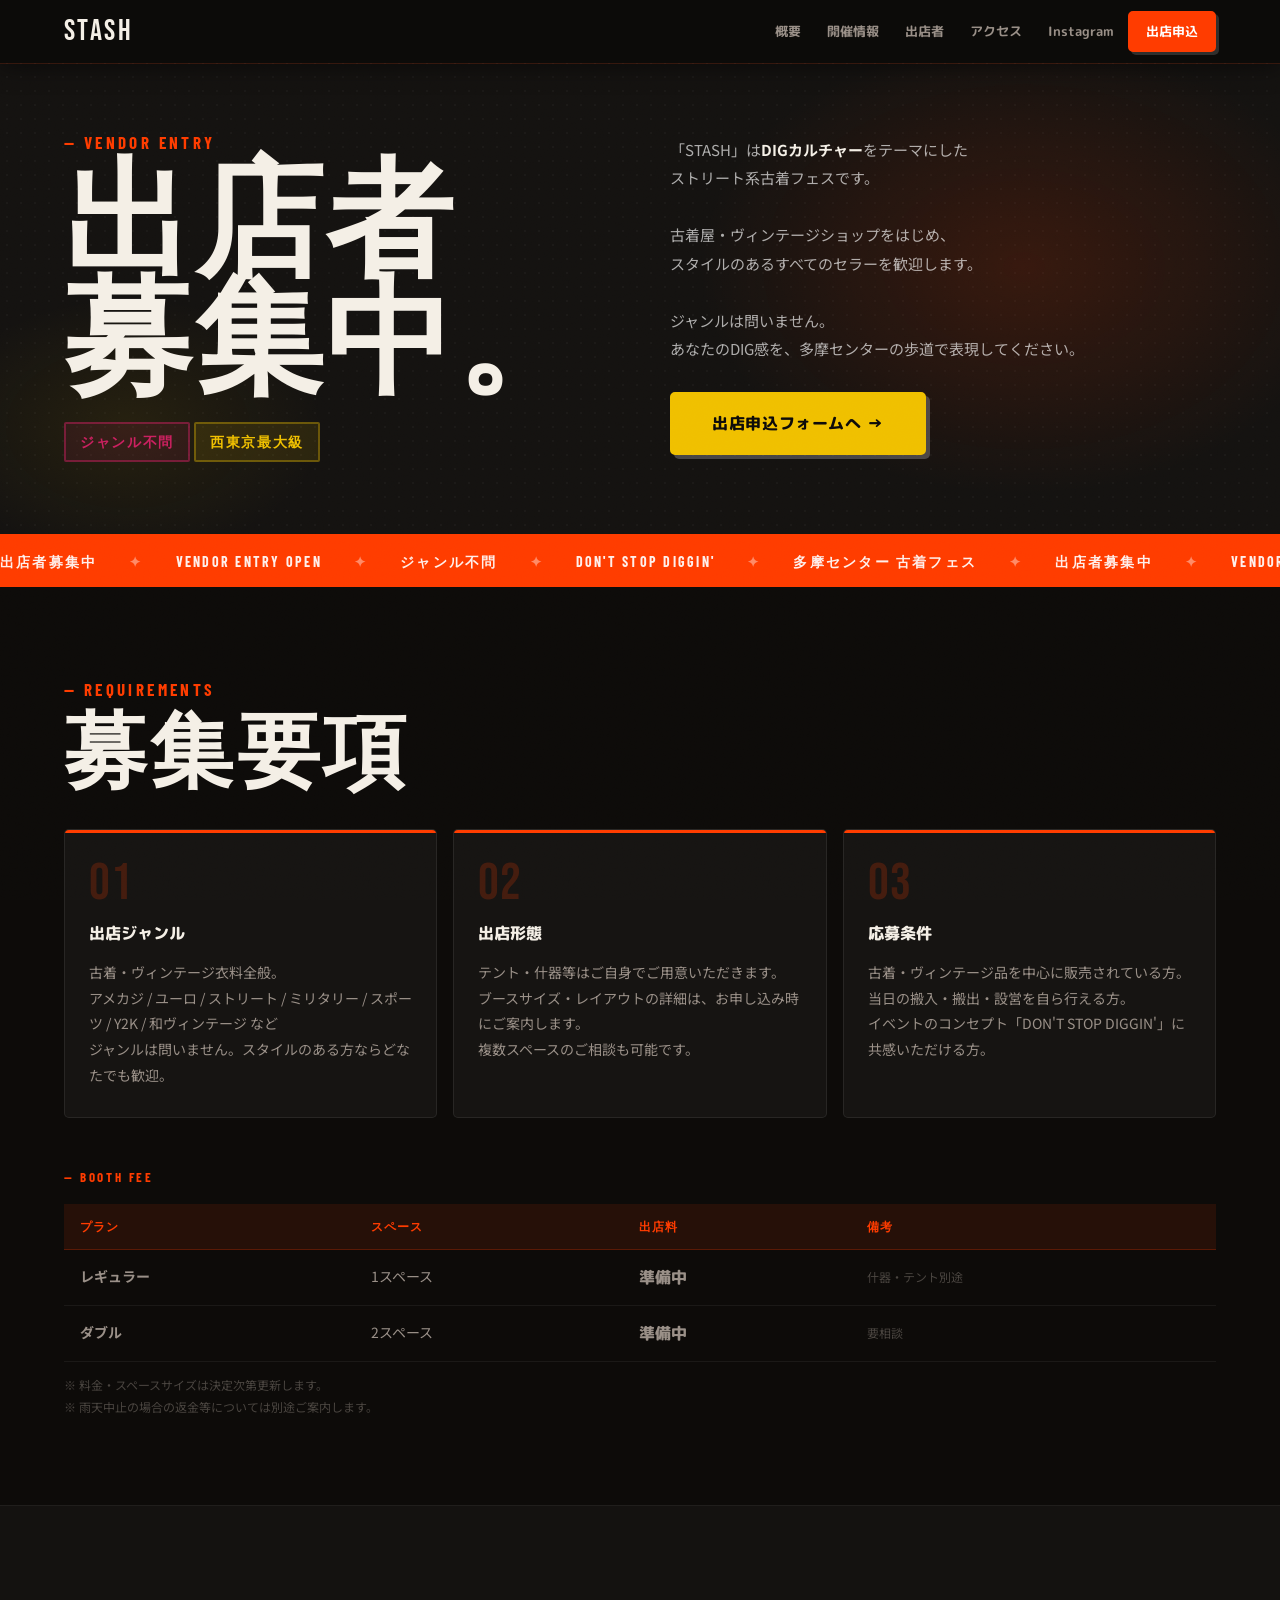
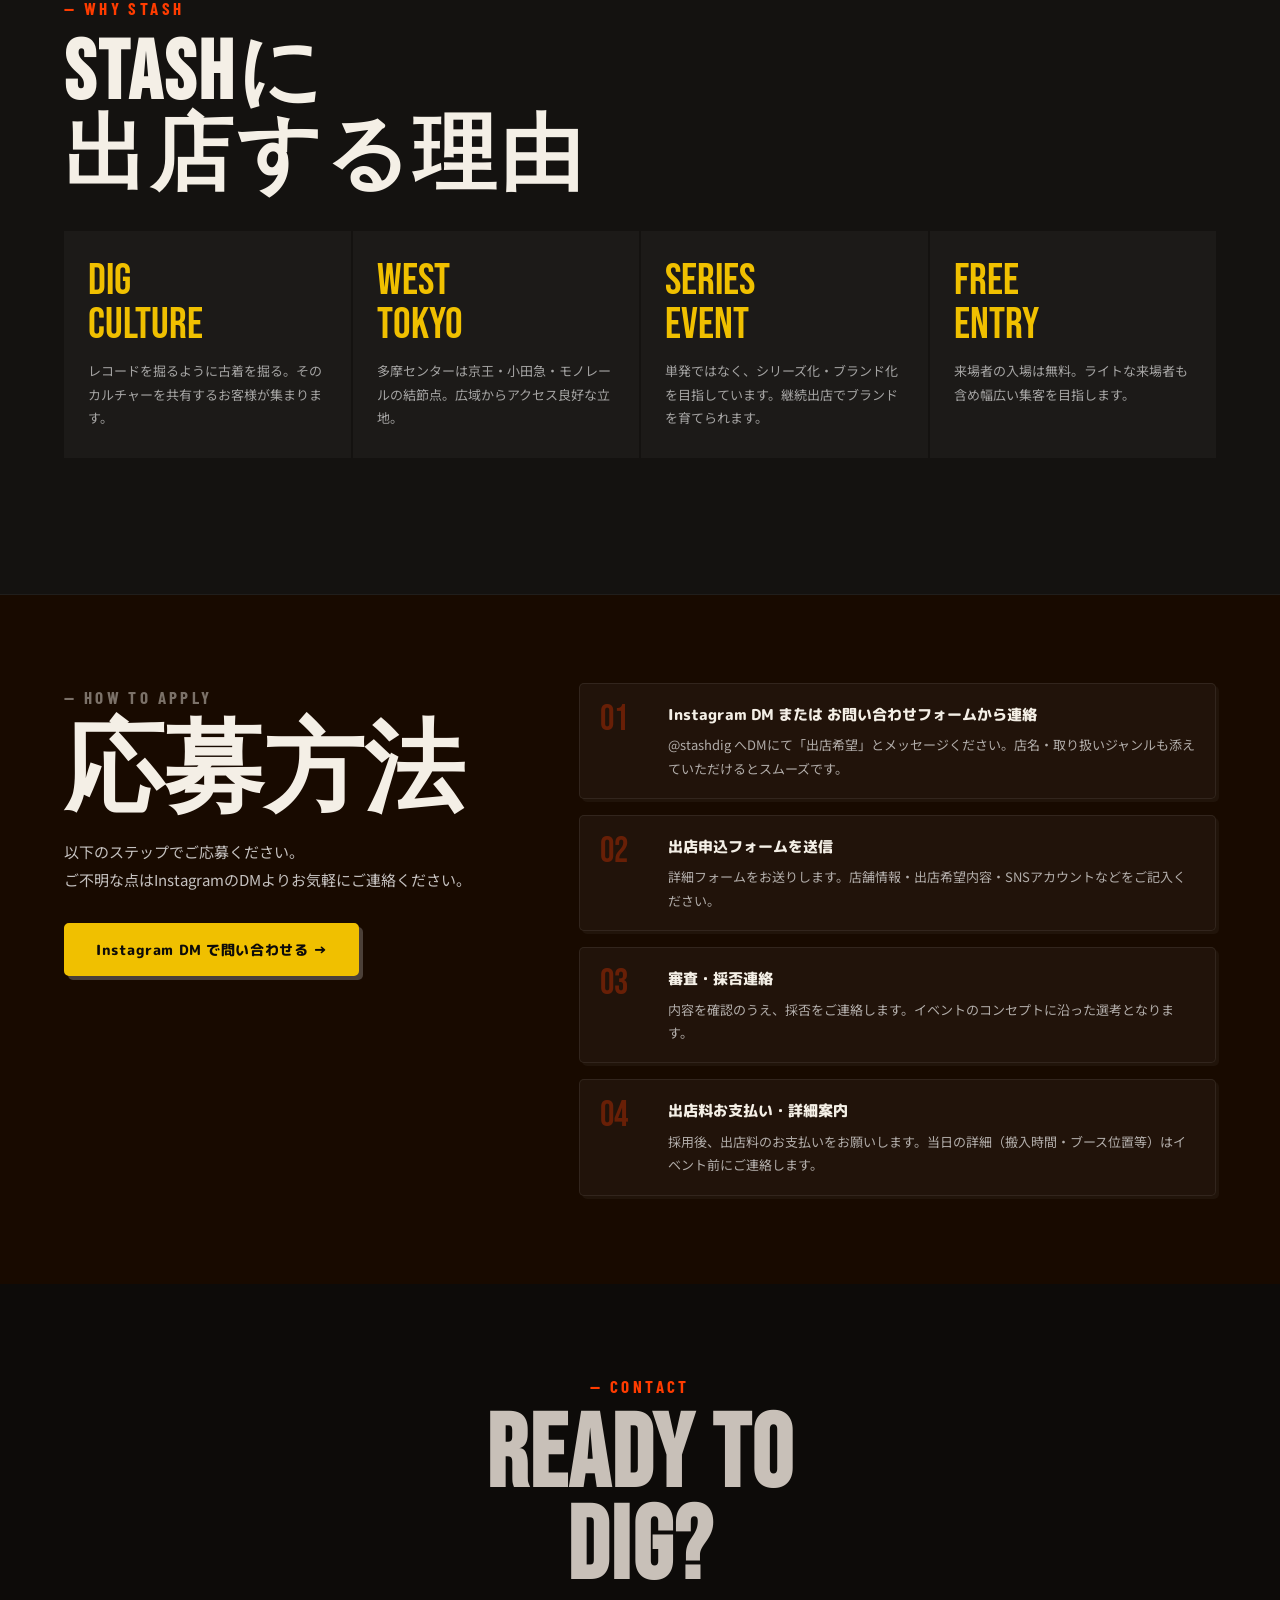
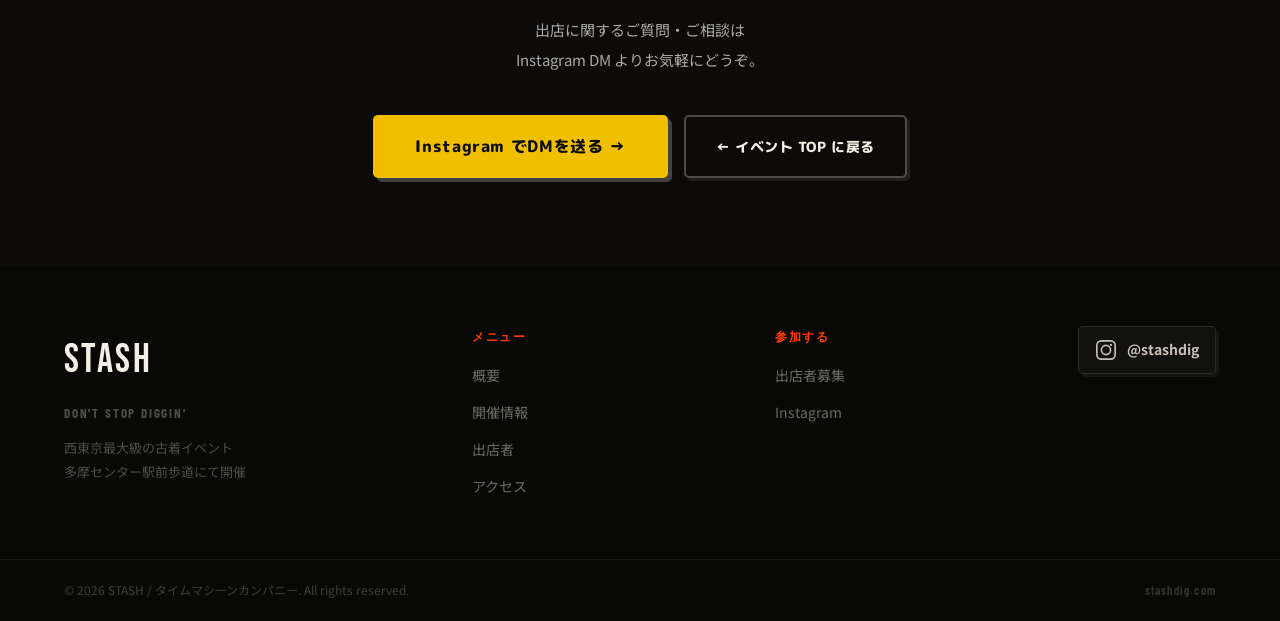
<file: vendors.html>
<!DOCTYPE html>
<html lang="ja">
<head>
  <meta charset="UTF-8">
  <meta name="viewport" content="width=device-width, initial-scale=1.0">
  <title>出店者募集 | STASH DON'T STOP DIGGIN'</title>
  <meta name="description" content="古着フェス「STASH」出店者募集。多摩センター駅前歩道。ジャンル不問。あなたのDIG感を表現してください。">
  <link rel="icon" type="image/png" href="images/stickers/have-a-good-dig.png">
  <link rel="apple-touch-icon" href="images/stickers/have-a-good-dig.png">
  <link rel="preconnect" href="https://fonts.googleapis.com">
  <link rel="preconnect" href="https://fonts.gstatic.com" crossorigin>
  <link href="https://fonts.googleapis.com/css2?family=Bebas+Neue&family=Barlow+Condensed:ital,wght@0,400;0,600;0,700;0,900;1,700&family=M+PLUS+Rounded+1c:wght@400;700;800;900&family=Noto+Sans+JP:wght@400;700;900&display=swap" rel="stylesheet">
  <link rel="stylesheet" href="style.css">
</head>
<body>

  <!-- =====================================================
       NAV
  ===================================================== -->
  <nav class="nav" id="nav">
    <div class="wrap nav__inner">
      <a href="index.html" class="nav__logo">STASH</a>

      <button class="nav__burger" id="burger" aria-label="メニューを開く" aria-expanded="false">
        <span></span><span></span><span></span>
      </button>

      <ul class="nav__menu" id="nav-menu">
        <li class="nav__close-li">
          <button class="nav__close" id="nav-close" aria-label="メニューを閉じる">✕</button>
        </li>
        <li><a href="index.html#about">概要</a></li>
        <li><a href="index.html#info">開催情報</a></li>
        <li><a href="index.html#vendors">出店者</a></li>
        <li><a href="index.html#access">アクセス</a></li>
        <li><a href="index.html#instagram">Instagram</a></li>
        <li>
          <a href="#apply" class="nav__entry">出店申込</a>
        </li>
      </ul>
    </div>
  </nav>


  <!-- =====================================================
       PAGE HERO
  ===================================================== -->
  <section class="page-hero" aria-label="出店者募集">
    <div class="wrap">
      <div class="page-hero__inner">
        <div>
          <p class="sec-label reveal">— VENDOR ENTRY</p>
          <h1 class="page-hero__title reveal">
            出店者<br>
            募集中。
          </h1>
          <div style="margin-top:20px;" class="reveal">
            <span class="tag tag--red">ジャンル不問</span>
            <span class="tag tag--yellow">西東京最大級</span>
          </div>
        </div>
        <div class="reveal">
          <p class="page-hero__body">
            「STASH」は<strong style="color:var(--white);">DIGカルチャー</strong>をテーマにした<br>
            ストリート系古着フェスです。<br><br>
            古着屋・ヴィンテージショップをはじめ、<br>
            スタイルのあるすべてのセラーを歓迎します。<br><br>
            ジャンルは問いません。<br>
            あなたのDIG感を、多摩センターの歩道で表現してください。
          </p>
          <div style="margin-top:28px;">
            <a href="#apply" class="btn btn--yellow btn--lg">出店申込フォームへ →</a>
          </div>
        </div>
      </div>
    </div>
  </section>


  <!-- =====================================================
       TICKER
  ===================================================== -->
  <div class="ticker" aria-hidden="true">
    <div class="ticker__rail">
      <span>出店者募集中</span>
      <span class="ticker__dot">✦</span>
      <span>VENDOR ENTRY OPEN</span>
      <span class="ticker__dot">✦</span>
      <span>ジャンル不問</span>
      <span class="ticker__dot">✦</span>
      <span>DON'T STOP DIGGIN'</span>
      <span class="ticker__dot">✦</span>
      <span>多摩センター 古着フェス</span>
      <span class="ticker__dot">✦</span>
      <span>出店者募集中</span>
      <span class="ticker__dot">✦</span>
      <span>VENDOR ENTRY OPEN</span>
      <span class="ticker__dot">✦</span>
      <span>ジャンル不問</span>
      <span class="ticker__dot">✦</span>
      <span>DON'T STOP DIGGIN'</span>
      <span class="ticker__dot">✦</span>
      <span>多摩センター 古着フェス</span>
      <span class="ticker__dot">✦</span>
    </div>
  </div>


  <!-- =====================================================
       REQUIREMENTS
  ===================================================== -->
  <section class="section" aria-label="募集要項">
    <div class="wrap">
      <p class="sec-label reveal">— REQUIREMENTS</p>
      <h2 class="sec-title reveal">募集要項</h2>

      <div class="req-grid">
        <div class="req-card reveal">
          <div class="req-card__num">01</div>
          <h3 class="req-card__title">出店ジャンル</h3>
          <p class="req-card__body">
            古着・ヴィンテージ衣料全般。<br>
            アメカジ / ユーロ / ストリート / ミリタリー / スポーツ / Y2K / 和ヴィンテージ など<br>
            ジャンルは問いません。スタイルのある方ならどなたでも歓迎。
          </p>
        </div>
        <div class="req-card reveal reveal-delay-1">
          <div class="req-card__num">02</div>
          <h3 class="req-card__title">出店形態</h3>
          <p class="req-card__body">
            テント・什器等はご自身でご用意いただきます。<br>
            ブースサイズ・レイアウトの詳細は、お申し込み時にご案内します。<br>
            複数スペースのご相談も可能です。
          </p>
        </div>
        <div class="req-card reveal reveal-delay-2">
          <div class="req-card__num">03</div>
          <h3 class="req-card__title">応募条件</h3>
          <p class="req-card__body">
            古着・ヴィンテージ品を中心に販売されている方。<br>
            当日の搬入・搬出・設営を自ら行える方。<br>
            イベントのコンセプト「DON'T STOP DIGGIN'」に共感いただける方。
          </p>
        </div>
      </div>

      <!-- Fee table -->
      <div class="reveal" style="margin-top: var(--gap);">
        <h3 style="font-family:var(--ff-sub);font-size:13px;letter-spacing:.2em;text-transform:uppercase;color:var(--orange);margin-bottom:16px;">— BOOTH FEE</h3>
        <div style="overflow-x:auto;">
          <table class="fee-table">
            <thead>
              <tr>
                <th>プラン</th>
                <th>スペース</th>
                <th>出店料</th>
                <th>備考</th>
              </tr>
            </thead>
            <tbody>
              <tr>
                <td><strong>レギュラー</strong></td>
                <td>1スペース</td>
                <td class="fee-price">準備中</td>
                <td style="font-size:12px;color:var(--gray-lt);">什器・テント別途</td>
              </tr>
              <tr>
                <td><strong>ダブル</strong></td>
                <td>2スペース</td>
                <td class="fee-price">準備中</td>
                <td style="font-size:12px;color:var(--gray-lt);">要相談</td>
              </tr>
            </tbody>
          </table>
        </div>
        <p style="font-size:12px;color:var(--gray-lt);margin-top:12px;line-height:1.8;">
          ※ 料金・スペースサイズは決定次第更新します。<br>
          ※ 雨天中止の場合の返金等については別途ご案内します。
        </p>
      </div>
    </div>
  </section>


  <!-- =====================================================
       WHY STASH — 出店するメリット
  ===================================================== -->
  <section class="section" style="background:var(--bg-2);border-top:1px solid rgba(255,255,255,.05);border-bottom:1px solid rgba(255,255,255,.05);" aria-label="STASHの魅力">
    <div class="wrap">
      <p class="sec-label reveal">— WHY STASH</p>
      <h2 class="sec-title reveal">STASHに<br>出店する理由</h2>

      <div style="display:grid;grid-template-columns:repeat(auto-fit,minmax(220px,1fr));gap:2px;margin-bottom:var(--gap);">

        <div style="background:var(--bg-3);padding:28px 24px;" class="reveal">
          <div style="font-family:var(--ff-display);font-size:44px;color:var(--yellow);margin-bottom:12px;line-height:1;">DIG<br>CULTURE</div>
          <p style="font-size:13px;color:rgba(255,255,255,.6);line-height:1.8;">レコードを掘るように古着を掘る。そのカルチャーを共有するお客様が集まります。</p>
        </div>

        <div style="background:var(--bg-3);padding:28px 24px;" class="reveal reveal-delay-1">
          <div style="font-family:var(--ff-display);font-size:44px;color:var(--yellow);margin-bottom:12px;line-height:1;">WEST<br>TOKYO</div>
          <p style="font-size:13px;color:rgba(255,255,255,.6);line-height:1.8;">多摩センターは京王・小田急・モノレールの結節点。広域からアクセス良好な立地。</p>
        </div>

        <div style="background:var(--bg-3);padding:28px 24px;" class="reveal reveal-delay-2">
          <div style="font-family:var(--ff-display);font-size:44px;color:var(--yellow);margin-bottom:12px;line-height:1;">SERIES<br>EVENT</div>
          <p style="font-size:13px;color:rgba(255,255,255,.6);line-height:1.8;">単発ではなく、シリーズ化・ブランド化を目指しています。継続出店でブランドを育てられます。</p>
        </div>

        <div style="background:var(--bg-3);padding:28px 24px;" class="reveal reveal-delay-3">
          <div style="font-family:var(--ff-display);font-size:44px;color:var(--yellow);margin-bottom:12px;line-height:1;">FREE<br>ENTRY</div>
          <p style="font-size:13px;color:rgba(255,255,255,.6);line-height:1.8;">来場者の入場は無料。ライトな来場者も含め幅広い集客を目指します。</p>
        </div>

      </div>

    </div>
  </section>


  <!-- =====================================================
       APPLY / HOW TO APPLY
  ===================================================== -->
  <section class="apply-section section" id="apply" aria-label="応募方法">
    <div class="wrap">
      <div class="apply__inner">

        <div>
          <p class="sec-label sec-label--lt reveal">— HOW TO APPLY</p>
          <h2 class="apply__title reveal">応募方法</h2>
          <p class="apply__body reveal">
            以下のステップでご応募ください。<br>
            ご不明な点はInstagramのDMよりお気軽にご連絡ください。
          </p>
          <a href="#contact" class="btn btn--yellow reveal">
            Instagram DM で問い合わせる →
          </a>
        </div>

        <div class="apply__steps reveal">
          <div class="apply__step">
            <div class="apply__step-num">01</div>
            <div>
              <p class="apply__step-title">Instagram DM または お問い合わせフォームから連絡</p>
              <p class="apply__step-body">@stashdig へDMにて「出店希望」とメッセージください。店名・取り扱いジャンルも添えていただけるとスムーズです。</p>
            </div>
          </div>
          <div class="apply__step">
            <div class="apply__step-num">02</div>
            <div>
              <p class="apply__step-title">出店申込フォームを送信</p>
              <p class="apply__step-body">詳細フォームをお送りします。店舗情報・出店希望内容・SNSアカウントなどをご記入ください。</p>
            </div>
          </div>
          <div class="apply__step">
            <div class="apply__step-num">03</div>
            <div>
              <p class="apply__step-title">審査・採否連絡</p>
              <p class="apply__step-body">内容を確認のうえ、採否をご連絡します。イベントのコンセプトに沿った選考となります。</p>
            </div>
          </div>
          <div class="apply__step">
            <div class="apply__step-num">04</div>
            <div>
              <p class="apply__step-title">出店料お支払い・詳細案内</p>
              <p class="apply__step-body">採用後、出店料のお支払いをお願いします。当日の詳細（搬入時間・ブース位置等）はイベント前にご連絡します。</p>
            </div>
          </div>
        </div>

      </div>
    </div>
  </section>


  <!-- =====================================================
       CONTACT / CTA
  ===================================================== -->
  <section class="section" id="contact" aria-label="お問い合わせ">
    <div class="wrap" style="text-align:center;">
      <p class="sec-label reveal" style="justify-content:center;">— CONTACT</p>
      <h2 style="font-family:var(--ff-display);font-size:clamp(56px,8vw,110px);line-height:.9;letter-spacing:.02em;margin-bottom:20px;" class="reveal">
        READY TO<br>DIG?
      </h2>
      <p style="font-size:15px;color:rgba(255,255,255,.65);line-height:2;margin-bottom:40px;max-width:480px;margin-left:auto;margin-right:auto;" class="reveal">
        出店に関するご質問・ご相談は<br>
        Instagram DM よりお気軽にどうぞ。
      </p>
      <div style="display:flex;gap:16px;justify-content:center;flex-wrap:wrap;" class="reveal">
        <a href="https://instagram.com/stashdig" class="btn btn--yellow btn--lg" target="_blank" rel="noopener">
          Instagram でDMを送る →
        </a>
        <a href="index.html" class="btn btn--outline">
          ← イベント TOP に戻る
        </a>
      </div>
    </div>
  </section>


  <!-- =====================================================
       FOOTER
  ===================================================== -->
  <footer class="footer">
    <div class="footer__top">
      <div class="wrap">
        <div class="footer__inner">

          <div class="footer__brand">
            <a href="index.html" class="footer__logo">STASH</a>
            <p class="footer__tagline">DON'T STOP DIGGIN'</p>
            <p class="footer__desc">西東京最大級の古着イベント<br>多摩センター駅前歩道にて開催</p>
          </div>

          <nav class="footer__nav" aria-label="フッターナビ">
            <h4>メニュー</h4>
            <ul>
              <li><a href="index.html#about">概要</a></li>
              <li><a href="index.html#info">開催情報</a></li>
              <li><a href="index.html#vendors">出店者</a></li>
              <li><a href="index.html#access">アクセス</a></li>
            </ul>
          </nav>

          <nav class="footer__nav" aria-label="参加する">
            <h4>参加する</h4>
            <ul>
              <li><a href="vendors.html">出店者募集</a></li>
              <li><a href="https://instagram.com/stashdig" target="_blank" rel="noopener">Instagram</a></li>
            </ul>
          </nav>

          <div>
            <a href="https://instagram.com/stashdig" class="footer__sns-btn" target="_blank" rel="noopener" aria-label="Instagram @stashdig">
              <svg width="22" height="22" viewBox="0 0 24 24" fill="none" xmlns="http://www.w3.org/2000/svg" aria-hidden="true">
                <rect x="2" y="2" width="20" height="20" rx="5" stroke="currentColor" stroke-width="1.8"/>
                <circle cx="12" cy="12" r="5" stroke="currentColor" stroke-width="1.8"/>
                <circle cx="17.5" cy="6.5" r="1.2" fill="currentColor"/>
              </svg>
              @stashdig
            </a>
          </div>

        </div>
      </div>
    </div>

    <div class="footer__bottom">
      <div class="wrap">
        <p class="footer__copy">© 2026 STASH / タイムマシーンカンパニー. All rights reserved.</p>
        <p class="footer__url">stashdig.com</p>
      </div>
    </div>
  </footer>


  <script src="script.js"></script>
</body>
</html>
</file>
<file: style.css>
/* =========================================================
   STASH — DON'T STOP DIGGIN'
   Street Culture × Vintage × Underground
   ========================================================= */

/* ── Reset & Base ─────────────────────────────────────── */
*, *::before, *::after { box-sizing: border-box; margin: 0; padding: 0; }

:root {
  /* Street culture — warm asphalt night */
  --bg:        #0D0B09;
  --bg-2:      #141210;
  --bg-3:      #1C1A18;
  --card:      rgba(255,255,255,.04);
  --card-hov:  rgba(255,255,255,.07);
  --white:     #F4EFE6;
  --text:      #C8C0B8;
  --text-mid:  #9A9088;
  --text-lt:   #5A5450;

  /* Street accent palette */
  --orange:     #FF3C00;
  --orange-dim: rgba(255,60,0,.10);
  --orange-bdr: rgba(255,60,0,.32);
  --yellow:     #F0C000;
  --yellow-dim: rgba(240,192,0,.10);
  --yellow-bdr: rgba(240,192,0,.32);
  --cyan:       #00A8CC;
  --cyan-dim:   rgba(0,168,204,.08);
  --cyan-bdr:   rgba(0,168,204,.22);
  --purple:     #5A3A9A;
  --purple-lt:  #8A6ACA;
  --purple-dim: rgba(90,58,154,.10);
  --green:      #4A8A3A;
  --pink:       #CC2060;
  --pink-dim:   rgba(204,32,96,.10);

  /* vendors.html inline compatibility */
  --gray:    #3A3530;
  --gray-lt: #4A4540;
  --ff-display: 'Bebas Neue', sans-serif;
  --gap:     48px;

  --ff-title: 'Bebas Neue', sans-serif;
  --ff-sub:   'Barlow Condensed', sans-serif;
  --ff-body:  'Noto Sans JP', sans-serif;
  --ff-round: 'M PLUS Rounded 1c', 'Noto Sans JP', sans-serif;

  --nav-h:       64px;
  --radius:      5px;
  --radius-sm:   2px;
  --radius-lg:   8px;
  --radius-pill: 100px;
}

html { scroll-behavior: smooth; }

body {
  font-family: var(--ff-body);
  background: var(--bg);
  color: var(--text);
  line-height: 1.7;
  overflow-x: hidden;
}

/* Film grain overlay — z-index below nav (100) so menu is never covered */
body::after {
  content: '';
  position: fixed; inset: 0; z-index: 90;
  pointer-events: none;
  background-image: url("data:image/svg+xml,%3Csvg xmlns='http://www.w3.org/2000/svg' width='200' height='200'%3E%3Cfilter id='n'%3E%3CfeTurbulence type='fractalNoise' baseFrequency='0.85' numOctaves='4' stitchTiles='stitch'/%3E%3C/filter%3E%3Crect width='200' height='200' filter='url(%23n)' opacity='1'/%3E%3C/svg%3E");
  opacity: .045;
  mix-blend-mode: overlay;
}

img { max-width: 100%; height: auto; display: block; }
ul  { list-style: none; }
a   { color: inherit; text-decoration: none; }

.wrap    { max-width: 1200px; margin: 0 auto; padding: 0 24px; }
.section { padding: 88px 0; }

/* ── Scroll reveal ─────────────────────────────────────── */
.reveal { opacity: 0; transform: translateY(24px); transition: opacity .55s ease, transform .55s ease; }
.reveal.in { opacity: 1; transform: none; }
.reveal-delay-1 { transition-delay: .12s; }
.reveal-delay-2 { transition-delay: .24s; }
.reveal-delay-3 { transition-delay: .36s; }

/* ── Placeholder — raw print / halftone ───────────────── */
.ph {
  background: rgba(255,255,255,.03);
  border: 1px solid rgba(255,255,255,.09);
  border-radius: var(--radius-sm);
  display: flex; align-items: center; justify-content: center;
  text-align: center; position: relative; overflow: hidden;
  color: var(--text-mid); font-size: 12px; line-height: 1.6; padding: 16px;
}
/* Halftone dot grid */
.ph::before {
  content: '';
  position: absolute; inset: 0; z-index: 1;
  background-image: radial-gradient(circle, rgba(255,255,255,.055) 1px, transparent 1px);
  background-size: 10px 10px;
  pointer-events: none;
}
/* Tape strip at top */
.ph::after {
  content: '';
  position: absolute; z-index: 2; top: 0; left: 50%;
  transform: translateX(-50%);
  width: 52px; height: 14px;
  background: rgba(255,240,160,.15);
  border-radius: 0 0 3px 3px;
  pointer-events: none;
}
.ph__text { position: relative; z-index: 3; }

/* ── Tags — stamp style ───────────────────────────────── */
.tag {
  display: inline-flex; align-items: center;
  padding: 6px 14px;
  background: transparent;
  border: 2px solid var(--orange);
  border-radius: 2px;
  font-size: 14px; font-weight: 900;
  font-family: var(--ff-sub); letter-spacing: .12em;
  color: var(--orange); text-transform: uppercase;
}
.tag--sm     { padding: 3px 9px; font-size: 12px; }
.tag--orange { border-color: var(--orange); color: var(--orange); background: var(--orange-dim); }
.tag--purple { border-color: rgba(138,106,202,.50); color: var(--purple-lt); background: var(--purple-dim); }
.tag--white  { border-color: rgba(244,239,230,.22); color: var(--white); background: rgba(255,255,255,.05); }
.tag--red    { border-color: rgba(204,32,96,.45); color: var(--pink); background: var(--pink-dim); }
.tag--yellow { border-color: var(--yellow-bdr); color: var(--yellow); background: var(--yellow-dim); }
.tag--blue   { border-color: var(--cyan-bdr); color: var(--cyan); background: var(--cyan-dim); }

/* ── Buttons — flat + offset shadow ──────────────────── */
.btn {
  display: inline-flex; align-items: center; justify-content: center;
  padding: 13px 30px; border-radius: var(--radius);
  font-size: 14px; font-weight: 800; font-family: var(--ff-round);
  letter-spacing: .04em; cursor: pointer;
  transition: transform .12s, box-shadow .12s, filter .12s;
  border: 2px solid transparent; text-decoration: none;
}
.btn:hover  { transform: translate(-2px, -2px); }
.btn:active { transform: translate(1px, 1px); box-shadow: 1px 1px 0 rgba(255,255,255,.10) !important; }

.btn--cyan {
  background: var(--cyan); color: #fff;
  border-color: var(--cyan);
  box-shadow: 4px 4px 0 rgba(255,255,255,.18);
}
.btn--cyan:hover { box-shadow: 6px 6px 0 rgba(255,255,255,.18); filter: brightness(1.08); }

.btn--orange {
  background: var(--orange); color: #fff;
  border-color: var(--orange);
  box-shadow: 4px 4px 0 rgba(255,255,255,.18);
}
.btn--orange:hover { box-shadow: 6px 6px 0 rgba(255,255,255,.18); filter: brightness(1.08); }

.btn--yellow {
  background: var(--yellow); color: #0D0B09;
  border-color: var(--yellow);
  box-shadow: 4px 4px 0 rgba(255,255,255,.22);
}
.btn--yellow:hover { box-shadow: 6px 6px 0 rgba(255,255,255,.22); filter: brightness(1.05); }

.btn--outline {
  background: transparent; color: var(--white);
  border-color: rgba(244,239,230,.28);
  box-shadow: 3px 3px 0 rgba(255,255,255,.08);
}
.btn--outline:hover { background: rgba(255,255,255,.04); box-shadow: 5px 5px 0 rgba(255,255,255,.08); filter: brightness(1); }

.btn--pink {
  background: var(--orange); color: #fff;
  border-color: var(--orange);
  box-shadow: 4px 4px 0 rgba(255,255,255,.18);
}
.btn--pink:hover { box-shadow: 6px 6px 0 rgba(255,255,255,.18); filter: brightness(1.08); }

.btn--sm { padding: 9px 20px; font-size: 13px; }
.btn--lg { padding: 16px 40px; font-size: 16px; }

/* ── Section label ───────────────────────────────────── */
.sec-label {
  font-family: var(--ff-sub);
  font-size: clamp(13px, 1.5vw, 17px);
  font-weight: 700; letter-spacing: .20em; text-transform: uppercase;
  color: var(--orange); margin-bottom: 10px;
}
.sec-label--lt { color: rgba(244,239,230,.45); }

/* ── Section title ───────────────────────────────────── */
.sec-title {
  font-family: var(--ff-title);
  font-size: clamp(44px, 6.5vw, 84px);
  line-height: 1; letter-spacing: .04em; color: var(--white); margin-bottom: 32px;
}

/* =========================================================
   NAV
   ========================================================= */
.nav {
  position: fixed; top: 0; left: 0; right: 0; z-index: 200;
  height: var(--nav-h);
  /* backdrop-filter は ::before に移動 — 直接設定すると子の position:fixed の
     containing block がnavに制限されてドロワーが64pxに潰れるバグを回避 */
  border-bottom: 1px solid rgba(255,60,0,.14);
  box-shadow: 0 2px 24px rgba(0,0,0,.50);
  transition: border-color .3s;
}
.nav::before {
  content: '';
  position: absolute; inset: 0; z-index: -1;
  background: rgba(13,11,9,.92);
  backdrop-filter: blur(16px); -webkit-backdrop-filter: blur(16px);
}
.nav__inner { height: 100%; display: flex; align-items: center; justify-content: space-between; }
.nav__logo {
  font-family: var(--ff-title); font-size: 30px; letter-spacing: .08em;
  color: var(--white);
  text-decoration: none;
}
.nav__menu { display: flex; align-items: center; gap: 2px; list-style: none; }
.nav__menu a {
  font-family: var(--ff-round); font-size: 13px; font-weight: 700;
  padding: 7px 12px; border-radius: var(--radius);
  color: var(--text-mid);
  transition: background .2s, color .2s; text-decoration: none; display: block;
}
.nav__menu a:hover, .nav__menu a.active {
  background: var(--orange-dim); color: var(--orange);
}
.nav__entry {
  background: var(--orange) !important;
  color: #fff !important;
  border: 2px solid var(--orange) !important;
  box-shadow: 3px 3px 0 rgba(255,255,255,.15);
  padding: 7px 16px !important; border-radius: var(--radius) !important;
}
.nav__entry:hover { filter: brightness(1.1); background: var(--orange) !important; }
.nav__close-li { display: none; }

.nav__burger {
  display: none; flex-direction: column; gap: 5px;
  width: 36px; height: 36px; justify-content: center;
  background: var(--orange-dim); border: 1.5px solid var(--orange-bdr);
  border-radius: var(--radius); cursor: pointer; padding: 0;
}
.nav__burger span {
  display: block; height: 2px; width: 18px; margin: 0 auto;
  background: var(--orange); border-radius: 2px;
  transition: transform .28s, opacity .28s;
}

@media (max-width: 900px) {
  .nav__burger { display: flex; }
  .nav__menu {
    position: fixed; top: 0; right: -100%; bottom: 0;
    width: min(80vw, 320px);
    flex-direction: column; align-items: flex-start;
    background: var(--bg-2);
    border-left: 1.5px solid rgba(255,60,0,.22);
    padding: 20px 18px;
    box-shadow: -8px 0 40px rgba(0,0,0,.80);
    transition: right .32s cubic-bezier(.4,0,.2,1);
    overflow-y: auto; gap: 4px; z-index: 300;
  }
  .nav__menu.open { right: 0; }
  .nav__close-li { display: block; align-self: flex-end; margin-bottom: 16px; }
  .nav__close {
    background: var(--orange-dim); border: 1.5px solid var(--orange-bdr);
    color: var(--orange); font-size: 18px;
    width: 36px; height: 36px; border-radius: var(--radius); cursor: pointer;
    display: flex; align-items: center; justify-content: center;
  }
  .nav__menu li { width: 100%; }
  .nav__menu a { display: block; width: 100%; padding: 12px 16px; font-size: 15px; }
  .nav__entry { display: block !important; text-align: center !important; margin-top: 8px; padding: 12px 16px !important; }
}

/* =========================================================
   HERO — Underground Street / Warehouse Night
   ========================================================= */
.hero {
  position: relative; min-height: 100svh; padding-top: var(--nav-h);
  overflow: hidden; display: flex; align-items: center;
}

/* Concrete wall — dark asphalt + halftone dots + flyer color bleeds */
.hero__wall {
  position: absolute; inset: 0; z-index: 0;
  background: var(--bg);
  background-image: radial-gradient(circle, rgba(255,255,255,.045) 1px, transparent 1px);
  background-size: 14px 14px;
}
.hero__wall::before {
  content: '';
  position: absolute; inset: 0;
  background-image:
    radial-gradient(ellipse 640px 480px at 50% 42%, rgba(43,179,173,.16) 0%, transparent 62%),
    radial-gradient(ellipse 480px 360px at 12% 78%, rgba(204,32,96,.12) 0%, transparent 62%),
    radial-gradient(ellipse 420px 320px at 88% 14%, rgba(240,192,0,.10) 0%, transparent 62%),
    radial-gradient(ellipse 300px 260px at 90% 88%, rgba(255,60,0,.08) 0%, transparent 62%);
  pointer-events: none;
}
.hero__wall::after {
  content: '';
  position: absolute; inset: 0;
  background: linear-gradient(to bottom, rgba(13,11,9,.30) 0%, transparent 28%, transparent 72%, rgba(13,11,9,.55) 100%);
  pointer-events: none;
}

/* ── Sticker bomb — flyer taglines scattered as stickers ── */
.hero__stickers {
  position: absolute; inset: var(--nav-h) 0 0 0; z-index: 2; pointer-events: none; overflow: hidden;
}
.hsticker {
  position: absolute;
  font-family: var(--ff-sub); font-weight: 900; text-transform: uppercase;
  letter-spacing: .04em; line-height: 1; text-align: center;
  padding: 9px 14px; border-radius: 6px;
  color: #14110E;
  box-shadow: 2px 3px 0 rgba(0,0,0,.45);
  opacity: 0;
  animation: hsticker-cycle 16s ease-in-out infinite;
  will-change: opacity;
}
/* "出てきたり、消えたり" — discovered, then gone */
@keyframes hsticker-cycle {
  0%, 6%    { opacity: 0; }
  14%, 80%  { opacity: .96; }
  90%, 100% { opacity: 0; }
}
@keyframes sticker-pulse { 0%, 100% { opacity: .92; } 50% { opacity: 1; } }
/* Edges only — keep the centered headline clear */
.hsticker--a { top: 10%;   right: 5%; font-size: clamp(16px,2.4vw,30px); background: #2BB3AD; transform: rotate(-6deg); animation-delay: -1s; }
.hsticker--b { top: 7%;    left: 5%;  font-size: clamp(13px,1.6vw,19px); background: #BFE3F0; color:#1B5E6E; transform: rotate(5deg); border-radius: 50px; animation-delay: -4s; }
.hsticker--c { top: 33%;   left: 2%;  font-size: clamp(12px,1.5vw,17px); background: #E4FF54; transform: rotate(-4deg); animation-delay: -9s; }
.hsticker--d { bottom: 17%; left: 4%; font-size: clamp(12px,1.4vw,16px); background: #FF7BAA; transform: rotate(4deg); animation-delay: -6.5s; }
.hsticker--e { bottom: 8%; right: 6%; font-size: clamp(14px,1.8vw,22px); background: #F0C000; transform: rotate(-5deg); border-radius: 50%; width: clamp(86px,11vw,128px); height: clamp(86px,11vw,128px); display:flex; align-items:center; justify-content:center; animation-delay: -12s; }
.hsticker--f { bottom: 30%; right: 3%; font-size: clamp(11px,1.3vw,15px); background: #C9BBA0; color:#2B2317; transform: rotate(3deg); animation-delay: -14s; }
.hsticker--g { top: 45%;  right: 3%;  font-size: clamp(12px,1.5vw,17px); background: #FF3C00; color:#fff; transform: rotate(6deg); animation-delay: -3s; }
/* SP — only corner stickers, pushed to bleed off the edges so text stays clear */
@media (max-width: 640px) {
  .hsticker--c, .hsticker--f, .hsticker--g { display: none; }
  .hsticker--a { top: 4%;   right: -3%; font-size: 17px; }
  .hsticker--b { top: 4%;   left: -3%;  font-size: 13px; }
  .hsticker--d { bottom: 11%; left: -3%; font-size: 12px; }
  .hsticker--e { bottom: 5%; right: -4%; width: 80px; height: 80px; font-size: 12px; }
}
@media (prefers-reduced-motion: reduce) {
  .hsticker { animation: none; opacity: .95; }
}

/* Content — left-anchored */
.hero__content {
  position: relative; z-index: 10; width: 100%;
  max-width: 1080px; margin: 0 auto;
  padding: 64px max(24px, 5vw) 96px;
  text-align: center;
}

.hero__eyebrow {
  display: inline-block;
  background: var(--white); color: #14110E;
  font-family: var(--ff-round); font-weight: 800;
  font-size: clamp(12px, 1.5vw, 15px); letter-spacing: .04em;
  padding: 7px 16px; margin-bottom: 22px;
  box-shadow: 2px 3px 0 rgba(0,0,0,.5);
}

/* Halftone STASH — teal letters punched with a dark dot grid (flyer logo) */
.hero__title {
  font-family: var(--ff-title);
  font-size: clamp(96px, 19vw, 230px); line-height: .82; letter-spacing: .03em;
  margin-bottom: 10px;
  background-color: #2BB3AD;
  background-image: radial-gradient(circle, rgba(13,11,9,.62) 1.6px, transparent 1.9px);
  background-size: 9px 9px;
  -webkit-background-clip: text; -webkit-text-fill-color: transparent;
  background-clip: text; color: transparent;
  filter: drop-shadow(3px 4px 0 rgba(0,0,0,.45)) drop-shadow(0 0 36px rgba(43,179,173,.25));
}

.hero__script {
  font-family: var(--ff-sub); font-style: italic; font-weight: 700;
  font-size: clamp(24px, 4.6vw, 56px); letter-spacing: .01em;
  color: var(--white); margin-bottom: 26px;
  text-shadow: 2px 2px 0 rgba(0,0,0,.5);
}

.hero__lead {
  font-size: clamp(13px, 1.5vw, 16px); line-height: 1.9; color: var(--text);
  margin: 0 auto 30px; max-width: 620px;
}
.hero__lead strong { color: var(--white); font-weight: 700; }

.hero__meta {
  display: grid; grid-template-columns: repeat(4, 1fr); gap: 10px;
  margin: 0 auto 24px; max-width: 760px;
}
.hero__meta-item {
  background: var(--card);
  border: 1px solid rgba(255,255,255,.08); border-radius: var(--radius);
  padding: 12px 16px;
}
.hero__meta-key {
  display: block; font-family: var(--ff-sub); font-size: 10px; font-weight: 700;
  letter-spacing: .15em; text-transform: uppercase; color: var(--orange); margin-bottom: 4px;
}
.hero__meta-val {
  display: block; font-family: var(--ff-round); font-size: 14px; font-weight: 700; color: var(--white);
}

/* Scroll indicator */
.hero__host {
  font-family: var(--ff-sub); font-size: clamp(11px, 1.3vw, 14px); font-weight: 600;
  letter-spacing: .06em; color: var(--text-mid);
}

.hero__scroll {
  position: absolute; bottom: 24px; left: 50%; transform: translateX(-50%);
  width: 28px; height: 44px;
  border: 2px solid rgba(255,60,0,.28); border-radius: var(--radius-pill); z-index: 10;
}
.hero__scroll::before {
  content: ''; position: absolute; top: 7px; left: 50%; transform: translateX(-50%);
  width: 5px; height: 9px; background: var(--orange); border-radius: var(--radius-pill);
  animation: scroll-dot 1.8s ease-in-out infinite;
}
@keyframes scroll-dot {
  0%   { top: 7px; opacity: 1; }
  80%  { top: 22px; opacity: 0; }
  100% { top: 7px; opacity: 0; }
}

@media (max-width: 760px) {
  .hero__meta { grid-template-columns: 1fr 1fr; max-width: 420px; }
}
@media (max-width: 480px) {
  .hero__meta { gap: 8px; }
  .hero__meta-item { padding: 10px 12px; }
  .hero__meta-key { font-size: 11px; }
  .hero__meta-val { font-size: 15px; }
}

/* =========================================================
   TICKER
   ========================================================= */
.ticker {
  overflow: hidden;
  background: var(--orange);
  padding: 13px 0; white-space: nowrap; position: relative; z-index: 5;
}
.ticker__rail {
  display: inline-flex; gap: 32px;
  animation: ticker-roll 14s linear infinite;
}
.ticker__rail span {
  font-family: var(--ff-sub); font-size: 14px; font-weight: 700;
  letter-spacing: .16em; text-transform: uppercase; color: rgba(255,255,255,.92);
}
.ticker__dot { color: rgba(255,255,255,.40) !important; }
@keyframes ticker-roll { from { transform: translateX(0); } to { transform: translateX(-50%); } }

/* =========================================================
   ABOUT / CONCEPT — Record shop / vintage poster wall
   ========================================================= */
.about.section {
  background: #13100A;
  /* Diagonal hatching — aged wallpaper / sticker-bombed wall */
  background-image:
    repeating-linear-gradient(
      -45deg,
      transparent, transparent 20px,
      rgba(255,255,255,.013) 20px, rgba(255,255,255,.013) 21px
    );
  position: relative; overflow: visible;
}

.about__inner { display: grid; grid-template-columns: 1fr 1fr; gap: 64px; align-items: center; }

.about__heading {
  font-family: var(--ff-title);
  font-size: clamp(54px, 7.5vw, 100px); line-height: 1; letter-spacing: .02em;
  color: var(--white); margin-bottom: 24px;
}
.about__heading-accent {
  background: linear-gradient(135deg, var(--orange) 0%, var(--yellow) 100%);
  -webkit-background-clip: text; -webkit-text-fill-color: transparent; background-clip: text;
}
.about__body { margin-bottom: 24px; }
.about__body p { font-size: 15px; line-height: 1.9; color: var(--text); margin-bottom: 16px; }
.about__body strong { color: var(--white); font-weight: 700; }
.about__tags { display: flex; gap: 8px; flex-wrap: wrap; }

.about__visual { position: relative; }
.about__grid {
  display: grid; grid-template-columns: 1fr 1fr;
  grid-template-rows: 220px 100px 140px; gap: 10px;
}
.ab-img { border-radius: var(--radius); }
.ab-img--main { grid-row: 1/2; grid-column: 1/2; }
.ab-img--s1   { grid-row: 1/2; grid-column: 2/3; }
.ab-img--s2   { grid-row: 2/3; grid-column: 1/2; }
.ab-img--wide { grid-row: 2/4; grid-column: 2/3; height: auto; }

.about__chara-wrap { position: absolute; bottom: -20px; right: -20px; width: 120px; z-index: 4; }
.about__chara-float {
  width: 100%; display: block; mix-blend-mode: multiply;
  filter: drop-shadow(0 4px 18px rgba(255,60,0,.30));
  animation: float-bob 5.5s ease-in-out infinite;
  animation-delay: 1.2s; transform: rotate(8deg);
}
@keyframes float-bob { 0%, 100% { transform: rotate(8deg) translateY(0); } 50% { transform: rotate(8deg) translateY(-14px); } }

@media (max-width: 900px) {
  .about__inner { grid-template-columns: 1fr; gap: 48px; }
  /* Move TMC character to bottom-left of section on SP */
  .about__chara-wrap { right: auto; left: -12px; bottom: -16px; }
}

/* =========================================================
   EVENT INFO — ZINE / risograph / copy culture
   ========================================================= */
.event-info.section {
  background: #07090F;
  /* Horizontal scan lines — mimeograph / photocopy feel */
  background-image:
    repeating-linear-gradient(
      0deg,
      transparent, transparent 5px,
      rgba(0,168,204,.016) 5px, rgba(0,168,204,.016) 6px
    ),
    radial-gradient(ellipse 500px 350px at 20% 70%, rgba(0,168,204,.06) 0%, transparent 60%);
  position: relative; overflow: visible;
}
.event-info.section .sec-label { color: var(--cyan); }
.event-info.section .info-key  { color: var(--cyan); }
.event-info.section .info-note a { color: var(--cyan); }
.event-info__grid {
  display: grid; grid-template-columns: 300px 1fr;
  gap: 44px; align-items: start; margin-top: 40px;
}
.event-flyer-wrap { position: relative; container-type: inline-size; }
.event-flyer { aspect-ratio: 2/3; border-radius: var(--radius); }
.circle-sticker--free {
  position: absolute; bottom: -18px; right: -18px;
  width: 76px; height: 76px;
  background: var(--yellow);
  border: 3px solid #0D0B09; border-radius: 50%;
  box-shadow: 3px 3px 0 rgba(255,255,255,.18);
  display: flex; align-items: center; justify-content: center; text-align: center;
  font-family: var(--ff-sub); font-size: 13px; font-weight: 900;
  letter-spacing: .06em; color: #0D0B09; line-height: 1.2;
}
.info-card {
  background: var(--card); border: 1px solid rgba(255,255,255,.08);
  border-radius: var(--radius-lg); overflow: hidden; margin-bottom: 20px;
}
.info-row {
  display: flex; gap: 20px; padding: 12px 24px;
  border-bottom: 1px solid rgba(255,255,255,.06); align-items: flex-start;
}
.info-row:last-child { border-bottom: none; }
.info-key {
  font-family: var(--ff-sub); font-size: 12px; font-weight: 700;
  letter-spacing: .14em; color: var(--orange); text-transform: uppercase;
  min-width: 60px; padding-top: 2px;
}
.info-val {
  font-family: var(--ff-round); font-size: 15px; font-weight: 700;
  color: var(--white); flex: 1; line-height: 1.6;
}
.info-val small {
  display: block; font-size: 12px; font-weight: 400;
  color: var(--text-mid); margin-top: 4px; font-family: var(--ff-body);
}
.info-note { font-size: 12px; color: var(--text-lt); line-height: 1.8; margin-bottom: 24px; }
.info-note a { text-decoration: underline; color: var(--orange); }

@media (max-width: 700px) { .event-info__grid { grid-template-columns: 1fr; } }

/* =========================================================
   VENDORS
   ========================================================= */
.vendors__head {
  display: flex; justify-content: space-between; align-items: flex-end;
  margin-bottom: 40px; gap: 16px; position: relative;
}
.vendors__sub { font-size: 14px; color: var(--text-mid); text-align: right; line-height: 1.6; padding-right: 92px; }
@media (max-width: 700px) {
  .vendors__head { flex-direction: column; align-items: flex-start; gap: 8px; }
  .vendors__sub { text-align: left; padding-right: 0; }
}
/* Small phones: nav drawer covers full screen */
@media (max-width: 480px) {
  .nav__menu { width: 100%; border-left: none; }
}
.vendors__grid {
  display: grid; grid-template-columns: repeat(auto-fill, minmax(220px, 1fr)); gap: 16px;
}
.v-card {
  background: rgba(255,255,255,.03);
  border: 1px solid rgba(255,255,255,.07);
  border-radius: var(--radius); overflow: hidden;
  transition: transform .18s, box-shadow .18s, border-color .18s;
}
.v-card:hover {
  transform: translate(-2px, -2px);
  border-color: rgba(255,60,0,.25);
  box-shadow: 4px 4px 0 rgba(255,60,0,.14);
}
.v-card__img { aspect-ratio: 4/3; border-radius: 0; border: none; }
.v-card__body { padding: 14px 16px 18px; }
.v-card__tags { display: flex; gap: 6px; flex-wrap: wrap; margin-bottom: 8px; }
.v-card__name { font-family: var(--ff-round); font-size: 16px; font-weight: 800; color: var(--white); margin-bottom: 4px; }
.v-card__area { font-size: 12px; color: var(--text-mid); }

/* =========================================================
   GALLERY — Darkroom / film strip
   ========================================================= */
.gallery-section.section {
  background: #050505;
  background-image:
    /* Film perforations top/bottom feel */
    repeating-linear-gradient(
      90deg,
      transparent, transparent 28px,
      rgba(255,255,255,.022) 28px, rgba(255,255,255,.022) 30px
    );
  padding-bottom: 0;
}
.gallery-section .sec-label { color: #CC3300; }
.gallery-section .gallery__dot.active { background: #CC3300; }
.gallery-section .gallery__btn:hover { background: #CC3300; border-color: #CC3300; }
.gallery__slider-wrap { position: relative; overflow: hidden; }
.gallery__slider {
  display: flex; gap: 10px;
  overflow-x: auto; scroll-snap-type: x mandatory; scroll-behavior: smooth;
  -webkit-overflow-scrolling: touch;
  padding: 0 24px 0;
  scrollbar-width: none;
}
.gallery__slider::-webkit-scrollbar { display: none; }
.gallery__slide {
  flex: 0 0 calc((100vw - 80px) / 3.2);
  min-width: 180px; max-width: 420px;
  aspect-ratio: 4/3; scroll-snap-align: start;
  border-radius: var(--radius);
}
.gallery__btn {
  position: absolute; top: 50%; transform: translateY(-50%);
  width: 44px; height: 44px; z-index: 5;
  background: rgba(13,11,9,.75);
  border: 2px solid rgba(255,255,255,.15);
  border-radius: var(--radius); font-size: 22px; font-weight: 700;
  color: var(--white); cursor: pointer;
  display: flex; align-items: center; justify-content: center;
  transition: background .18s, box-shadow .18s;
  box-shadow: 3px 3px 0 rgba(255,255,255,.07);
}
.gallery__btn:hover { background: var(--orange); border-color: var(--orange); box-shadow: 4px 4px 0 rgba(255,255,255,.10); }
.gallery__btn--prev { left: 4px; }
.gallery__btn--next { right: 4px; }
.gallery__dots {
  display: flex; justify-content: center; gap: 7px;
  padding: 20px 0 40px;
}
.gallery__dot {
  width: 8px; height: 8px; border-radius: 50%;
  background: rgba(255,255,255,.14); border: none; cursor: pointer;
  transition: background .2s, transform .2s;
  padding: 0;
}
.gallery__dot.active { background: var(--orange); transform: scale(1.4); }

@media (max-width: 700px) {
  .gallery__slide {
    flex: 0 0 min(calc(100vw - 48px), 360px);
    aspect-ratio: 3/4;
  }
}

/* =========================================================
   ACCESS — Under the elevated track / concrete at night
   ========================================================= */
/* Access section gets concrete/under-track feel via inline bg override in HTML */
#access.section {
  background: #0F1318;
  background-image:
    /* Concrete block grid */
    linear-gradient(rgba(255,255,255,.025) 1px, transparent 1px),
    linear-gradient(90deg, rgba(255,255,255,.025) 1px, transparent 1px),
    radial-gradient(ellipse 400px 300px at 90% 20%, rgba(255,255,255,.04) 0%, transparent 60%);
  background-size: auto, auto, 64px 64px, auto, auto;
}
#access.section .sec-label { color: rgba(244,239,230,.65); }
#access.section .sec-title { color: rgba(244,239,230,.90); }

.access__sub {
  font-family: var(--ff-round); font-size: 18px; font-weight: 700;
  color: var(--text-mid); margin-bottom: 36px;
}
.access__inner { display: grid; grid-template-columns: 1fr 1fr; gap: 48px; align-items: start; }
.access__map { aspect-ratio: 4/3; border-radius: var(--radius-lg); }
.access__blocks { display: flex; flex-direction: column; gap: 18px; }
.a-block {
  background: var(--card); border: 1px solid rgba(255,255,255,.07);
  border-radius: var(--radius); padding: 20px 24px;
}
.a-block__h {
  font-family: var(--ff-round); font-size: 15px; font-weight: 800;
  color: var(--white); margin-bottom: 14px; display: flex; align-items: center; gap: 8px;
}
.a-block__icon { font-size: 20px; }
.a-list { display: flex; flex-direction: column; gap: 10px; }
.a-list li { font-size: 14px; color: var(--text-mid); display: flex; align-items: center; gap: 8px; }
.line-badge {
  display: inline-flex; align-items: center;
  padding: 3px 10px; border-radius: 2px;
  font-size: 11px; font-weight: 700; white-space: nowrap; color: #fff;
}
.line-keio     { background: #5B4A9B; }
.line-odakyu   { background: #0066CC; }
.line-monorail { background: #CC3300; }
.a-address { font-size: 15px; font-weight: 700; color: var(--white); line-height: 1.8; font-family: var(--ff-round); }
.a-note p { font-size: 12px; color: var(--text-mid); line-height: 1.8; margin-bottom: 4px; }

@media (max-width: 700px) { .access__inner { grid-template-columns: 1fr; } }

/* =========================================================
   ENTRY CTA — 90s street flyer / rave poster
   ========================================================= */
.entry-cta.section {
  background: #0A0014;
  position: relative; overflow: hidden;
}
.entry-cta.section::before {
  content: '';
  position: absolute; inset: 0;
  background-image:
    radial-gradient(ellipse 500px 400px at 5% 15%,  rgba(160,0,255,.22) 0%, transparent 60%),
    radial-gradient(ellipse 450px 350px at 95% 85%, rgba(240,192,0,.18) 0%, transparent 60%),
    radial-gradient(ellipse 300px 250px at 50% 50%, rgba(255,60,0,.10) 0%, transparent 55%),
    radial-gradient(circle, rgba(255,255,255,.028) 1px, transparent 1px);
  background-size: auto, auto, auto, 10px 10px;
  pointer-events: none;
}
.entry-cta.section .sec-label { color: var(--yellow); }
.entry-cta.section .entry-cta__title {
  background: linear-gradient(135deg, var(--white) 0%, var(--yellow) 100%);
  -webkit-background-clip: text; -webkit-text-fill-color: transparent; background-clip: text;
}
.entry-cta__inner {
  position: relative; display: grid; grid-template-columns: 1fr 1fr;
  gap: 60px; align-items: center;
}
.entry-cta__title {
  font-family: var(--ff-title);
  font-size: clamp(56px, 8vw, 100px); line-height: 1; color: var(--white); margin-bottom: 12px;
}
.entry-cta__eng {
  font-family: var(--ff-sub); font-size: 13px; font-weight: 700;
  letter-spacing: .16em; color: rgba(255,255,255,.45); text-transform: uppercase; margin-bottom: 24px;
}
.entry-cta__body { font-size: 15px; line-height: 1.9; color: rgba(255,255,255,.75); margin-bottom: 32px; }
.entry-cta__img { aspect-ratio: 4/3; border-radius: var(--radius); }
@media (max-width: 700px) { .entry-cta__inner { grid-template-columns: 1fr; gap: 40px; } }

/* =========================================================
   INSTAGRAM — Street photo / urban snapshot
   ========================================================= */
#instagram.section {
  background: #0E0B08;
  background-image:
    radial-gradient(ellipse 500px 300px at 50% 0%, rgba(255,60,0,.07) 0%, transparent 60%);
}
#instagram.section .sec-label { color: var(--yellow); }

.insta__header {
  display: flex; justify-content: space-between; align-items: flex-end;
  margin-bottom: 32px; gap: 16px;
}
.insta__handle {
  font-family: var(--ff-sub); font-size: 18px; font-weight: 700;
  color: var(--orange); text-decoration: none; letter-spacing: .06em;
}
.insta__handle:hover { text-decoration: underline; }
.insta__grid { display: grid; grid-template-columns: repeat(3, 1fr); gap: 6px; }
.insta__post {
  aspect-ratio: 1; border-radius: var(--radius-sm);
  display: flex; align-items: center; justify-content: center;
  overflow: hidden; transition: opacity .2s;
}
.insta__post:hover { opacity: .80; }

/* INSTAGRAM — follow pitch copy */
.insta__lead {
  font-family: var(--ff-round); font-size: 17px; font-weight: 700;
  color: var(--text); line-height: 1.9; max-width: 720px; margin-top: -12px;
}
.insta__lead strong { color: var(--white); }
.insta__points {
  display: grid; grid-template-columns: repeat(2, minmax(0,1fr));
  gap: 14px 28px; margin-top: 32px; max-width: 760px;
}
.insta__point {
  display: flex; gap: 14px; align-items: baseline;
  padding-bottom: 14px; border-bottom: 1px solid rgba(255,255,255,.07);
}
.insta__point-no {
  font-family: var(--ff-title); font-size: 22px; color: var(--orange);
  letter-spacing: .04em; line-height: 1; flex-shrink: 0;
}
.insta__point-txt { display: flex; flex-direction: column; gap: 3px; }
.insta__point-txt > strong {
  font-family: var(--ff-round); font-size: 15px; font-weight: 800; color: var(--white);
}
.insta__point-txt small {
  font-size: 12.5px; color: var(--text-mid); font-family: var(--ff-body); line-height: 1.55;
}
.insta__point-txt small strong { color: var(--orange); font-weight: 700; }
.insta__note {
  font-family: var(--ff-sub); font-size: 14px; font-weight: 700; letter-spacing: .04em;
  color: var(--text-mid); margin-top: 14px;
}
@media (max-width: 700px) {
  .insta__points { grid-template-columns: 1fr; }
  .insta__lead { font-size: 15.5px; }
}

@media (max-width: 600px) { .insta__grid { grid-template-columns: repeat(2, 1fr); } }

/* =========================================================
   FOOTER
   ========================================================= */
.footer { background: #080806; }
.footer__top { padding: 60px 0; }
.footer__inner {
  display: grid; grid-template-columns: 1.4fr 1fr 1fr auto;
  gap: 40px; align-items: start;
}
.footer__logo {
  font-family: var(--ff-title); font-size: 40px; letter-spacing: .06em;
  color: var(--white);
  display: block; margin-bottom: 8px; text-decoration: none;
}
.footer__tagline {
  font-family: var(--ff-sub); font-size: 13px; font-weight: 700;
  letter-spacing: .14em; text-transform: uppercase; color: rgba(255,255,255,.28); margin-bottom: 12px;
}
.footer__desc { font-size: 13px; color: rgba(255,255,255,.28); line-height: 1.8; }
.footer__nav h4 {
  font-family: var(--ff-sub); font-size: 12px; font-weight: 700;
  letter-spacing: .14em; text-transform: uppercase; color: var(--orange); margin-bottom: 14px;
}
.footer__nav ul { display: flex; flex-direction: column; gap: 10px; }
.footer__nav a { font-size: 14px; color: rgba(255,255,255,.40); transition: color .2s; text-decoration: none; }
.footer__nav a:hover { color: var(--orange); }
.footer__sns-btn {
  display: flex; align-items: center; gap: 10px; padding: 11px 16px;
  background: rgba(255,255,255,.04); border: 1.5px solid rgba(255,255,255,.10);
  border-radius: var(--radius); font-size: 14px; font-weight: 700;
  color: var(--text); transition: background .2s, border-color .2s; text-decoration: none;
  box-shadow: 3px 3px 0 rgba(255,255,255,.05);
}
.footer__sns-btn:hover { background: var(--orange-dim); border-color: var(--orange-bdr); color: var(--orange); }
.footer__bottom { padding: 20px 0; border-top: 1px solid rgba(255,255,255,.05); }
.footer__bottom .wrap {
  display: flex; justify-content: space-between; align-items: center; flex-wrap: wrap; gap: 8px;
}
.footer__copy { font-size: 12px; color: rgba(255,255,255,.22); }
.footer__url { font-family: var(--ff-sub); font-size: 12px; font-weight: 700; letter-spacing: .1em; color: rgba(255,255,255,.16); }

@media (max-width: 900px) { .footer__inner { grid-template-columns: 1fr 1fr; } }
@media (max-width: 480px)  { .footer__inner { grid-template-columns: 1fr; } }

/* =========================================================
   VENDORS PAGE — Page Hero
   ========================================================= */
.page-hero {
  padding: calc(var(--nav-h) + 64px) 0 72px;
  background: var(--bg-2);
  position: relative; overflow: hidden;
}
.page-hero::before {
  content: ''; position: absolute; inset: 0;
  background-image:
    radial-gradient(ellipse 500px 350px at 80% 50%, rgba(255,60,0,.15) 0%, transparent 65%),
    radial-gradient(ellipse 300px 200px at 10% 80%, rgba(240,192,0,.08) 0%, transparent 65%),
    radial-gradient(circle, rgba(255,255,255,.03) 1px, transparent 1px);
  background-size: auto, auto, 14px 14px;
  pointer-events: none;
}
.page-hero__inner {
  position: relative;
  display: grid; grid-template-columns: 1fr 1fr; gap: 60px; align-items: center;
}
.page-hero__title {
  font-family: var(--ff-title);
  font-size: clamp(64px, 10vw, 128px); line-height: .92;
  letter-spacing: .02em; color: var(--white); margin-bottom: 0;
}
.page-hero__body { font-size: 15px; line-height: 1.9; color: rgba(255,255,255,.65); }
@media (max-width: 700px) { .page-hero__inner { grid-template-columns: 1fr; gap: 32px; } }

/* ── Requirements ──────────────────────────────────────── */
.req-grid {
  display: grid; grid-template-columns: repeat(auto-fit, minmax(260px, 1fr));
  gap: 16px; margin-bottom: 48px;
}
.req-card {
  background: var(--card); border: 1px solid rgba(255,255,255,.08);
  border-radius: var(--radius); padding: 28px 24px;
  position: relative; overflow: hidden;
}
.req-card::before {
  content: ''; position: absolute; top: 0; left: 0; right: 0; height: 3px;
  background: var(--orange);
}
.req-card__num {
  font-family: var(--ff-title); font-size: 52px; line-height: 1;
  color: rgba(255,60,0,.20); margin-bottom: 10px; letter-spacing: .02em;
}
.req-card__title { font-family: var(--ff-round); font-size: 16px; font-weight: 800; color: var(--white); margin-bottom: 12px; }
.req-card__body  { font-size: 14px; line-height: 1.85; color: var(--text-mid); }

.fee-table { width: 100%; border-collapse: collapse; font-size: 14px; }
.fee-table th {
  text-align: left; padding: 12px 16px;
  background: var(--orange-dim); color: var(--orange);
  font-family: var(--ff-sub); font-size: 12px; font-weight: 700; letter-spacing: .1em;
  border-bottom: 1px solid var(--orange-bdr);
}
.fee-table td {
  padding: 14px 16px; color: var(--text-mid);
  border-bottom: 1px solid rgba(255,255,255,.06);
}
.fee-table tbody tr:hover td { background: var(--orange-dim); }
.fee-price { font-family: var(--ff-round); font-size: 16px; font-weight: 800; color: var(--white); }

/* ── Apply section ─────────────────────────────────────── */
.apply-section.section { background: #180A00; }
.apply__inner { display: grid; grid-template-columns: 1fr 1.4fr; gap: 60px; align-items: start; }
.apply__title { font-family: var(--ff-title); font-size: clamp(56px, 8vw, 100px); line-height: 1; color: var(--white); margin-bottom: 16px; }
.apply__body { font-size: 15px; line-height: 1.9; color: rgba(255,255,255,.75); margin-bottom: 28px; }
.apply__steps { display: flex; flex-direction: column; gap: 16px; }
.apply__step {
  display: flex; gap: 20px; align-items: flex-start;
  background: rgba(255,255,255,.04); border: 1px solid rgba(255,255,255,.08);
  border-radius: var(--radius); padding: 18px 20px;
  box-shadow: 3px 3px 0 rgba(255,255,255,.04);
}
.apply__step-num { font-family: var(--ff-title); font-size: 36px; line-height: 1; color: rgba(255,60,0,.32); min-width: 48px; }
.apply__step-title { font-family: var(--ff-round); font-size: 15px; font-weight: 800; color: var(--white); margin-bottom: 6px; }
.apply__step-body  { font-size: 13px; line-height: 1.8; color: rgba(255,255,255,.65); }
@media (max-width: 700px) { .apply__inner { grid-template-columns: 1fr; gap: 40px; } }

/* =========================================================
   DIG — 掘り出しキャラクター
   ========================================================= */
.dig-wrap {
  position: absolute; pointer-events: none; z-index: 8;
  transform: translateY(110%); opacity: 0;
  transition: transform .9s cubic-bezier(.34,1.48,.64,1), opacity .5s ease;
}
.dig-wrap.dug { transform: translateY(0); opacity: 1; }
.dig-wrap::after {
  content: ''; position: absolute; bottom: -6px; left: 50%; transform: translateX(-50%);
  width: 130%; height: 14px;
  background: radial-gradient(ellipse, rgba(255,60,0,.18) 0%, transparent 70%);
  border-radius: 50%; pointer-events: none;
}
.dig-label {
  position: absolute; bottom: 100%; left: 50%; transform: translateX(-50%);
  margin-bottom: 6px;
  background: var(--orange);
  color: #fff; font-family: var(--ff-sub); font-size: 10px; font-weight: 900;
  padding: 3px 10px; border-radius: 2px; white-space: nowrap;
  letter-spacing: .10em; text-transform: uppercase;
  border: 2px solid rgba(255,255,255,.20);
  opacity: 0; transition: opacity .4s ease .6s;
}
.dig-wrap.dug .dig-label { opacity: 1; }

.chibi-cat  { width: 72px; height: auto; filter: drop-shadow(0 -2px 14px rgba(255,60,0,.22)) drop-shadow(0 4px 10px rgba(0,0,0,.35)); animation: chibi-sway 3.5s ease-in-out infinite; }
.chibi-bear { width: 78px; height: auto; filter: drop-shadow(0 -2px 14px rgba(240,192,0,.28)) drop-shadow(0 4px 10px rgba(0,0,0,.35)); animation: chibi-sway 4.2s ease-in-out infinite; animation-delay: 1s; }
.chibi-star { width: 62px; height: auto; filter: drop-shadow(0 -2px 14px rgba(255,60,0,.22)) drop-shadow(0 4px 10px rgba(0,0,0,.35)); animation: chibi-sway 5s ease-in-out infinite; animation-delay: .5s; }

@keyframes chibi-sway {
  0%, 100% { transform: rotate(-4deg); }
  50%       { transform: rotate(4deg); }
}

/* Vendors recruiting label */
.vendors-recruiting {
  display: flex; align-items: center; justify-content: center;
  gap: 10px; margin-bottom: 10px;
  font-family: var(--ff-sub); font-size: 15px; font-weight: 900;
  letter-spacing: .20em; text-transform: uppercase;
  color: var(--orange);
  border-top: 1px solid rgba(255,60,0,.30);
  border-bottom: 1px solid rgba(255,60,0,.30);
  padding: 7px 0;
}
.vendors-recruiting__dot {
  display: inline-block; width: 6px; height: 6px;
  background: var(--orange); border-radius: 50%;
  animation: sticker-pulse 1.4s ease-in-out infinite;
}
.vendors-recruiting__dot:last-child { animation-delay: .7s; }

/* VENDORS — Warehouse / clothing rack under fluorescent lights */
#vendors.section {
  background: #0B1009;
  background-image:
    radial-gradient(ellipse 700px 400px at 85% 50%, rgba(80,120,40,.10) 0%, transparent 60%),
    radial-gradient(ellipse 400px 300px at 10% 80%, rgba(255,60,0,.06) 0%, transparent 55%);
  position: relative; overflow: visible;
}
#vendors.section > .wrap > .vendors__head .sec-label { color: #8BBF50; }
#vendors.section > .wrap > .vendors__head .sec-title { color: var(--white); }

/* =========================================================
   7/1 ANNOUNCEMENT — composed panels (no-photo, on-brand)
   ========================================================= */

/* Mini poster — EVENT INFO flyer stand-in (reads as finished art) */
.mini-poster {
  aspect-ratio: 2/3; border-radius: var(--radius); overflow: hidden;
  background: #14110E;
  background-image:
    radial-gradient(circle, rgba(255,255,255,.05) 1px, transparent 1px),
    radial-gradient(ellipse 72% 48% at 50% 36%, rgba(43,179,173,.20), transparent 70%);
  background-size: 11px 11px, 100% 100%;
  border: 1px solid rgba(255,255,255,.10);
  box-shadow: inset 0 0 80px rgba(0,0,0,.55);
  display: flex; flex-direction: column; align-items: center; justify-content: center;
  gap: 3.5cqw; text-align: center; padding: 7cqw 6cqw;
}
.mini-poster__eyebrow {
  background: var(--white); color: #14110E; font-family: var(--ff-round); font-weight: 800;
  font-size: 4.4cqw; letter-spacing: .01em; padding: 1.5cqw 3cqw; line-height: 1.3;
}
.mini-poster__logo {
  font-family: var(--ff-title); font-size: 30cqw; line-height: .82; letter-spacing: .03em;
  background-color: #2BB3AD;
  background-image: radial-gradient(circle, rgba(13,11,9,.6) 1.3px, transparent 1.6px);
  background-size: 7px 7px;
  -webkit-background-clip: text; -webkit-text-fill-color: transparent; background-clip: text; color: transparent;
}
.mini-poster__script {
  font-family: var(--ff-sub); font-style: italic; font-weight: 700; color: var(--white);
  font-size: 8.5cqw; line-height: 1.1;
}
.mini-poster__date {
  font-family: var(--ff-title); color: var(--white); font-size: 12cqw; letter-spacing: .03em;
  line-height: 1.05; white-space: nowrap;
}
.mini-poster__date small {
  font-family: var(--ff-sub); font-size: .42em; font-weight: 700; vertical-align: middle;
  margin: 0 1.5cqw 0 1cqw; color: var(--orange);
}
.mini-poster__place {
  font-family: var(--ff-round); font-size: 4.2cqw; font-weight: 700; color: var(--text); line-height: 1.6;
}

/* ABOUT — sticker collage (no-photo) */
.about__collage {
  position: relative; aspect-ratio: 1/1; border-radius: var(--radius); overflow: hidden;
  container-type: inline-size;
  background: #15120C;
  background-image: radial-gradient(circle, rgba(255,255,255,.045) 1px, transparent 1px);
  background-size: 12px 12px;
  border: 1px solid rgba(255,255,255,.08);
}
/* Sticker bomb — die-cut flyer stickers, layered */
.sbomb {
  position: absolute; font-family: var(--ff-sub); font-weight: 900; text-transform: uppercase;
  letter-spacing: .02em; line-height: .95; text-align: center; color: #14110E;
  padding: 2.2cqw 3cqw; border-radius: 2cqw;
  box-shadow: 0 0 0 3px #fff, 3px 4px 0 rgba(0,0,0,.42);
}
.sb-gems   { top: 3cqw;  left: 3cqw;   font-size: 5.6cqw; background: #BFE3F0; color:#1B5E6E; border-radius: 50px; transform: rotate(-8deg); }
.sb-diga   { top: 4cqw;  right: 3cqw;  font-size: 8.5cqw; background: linear-gradient(135deg,#C32AA0,#5A3A9A); color:#fff; transform: rotate(6deg); }
.sb-vibe   { top: 23cqw; left: -2cqw;  font-size: 6cqw;   background: #E4FF54; transform: rotate(-4deg); }
.sb-trash  { top: 22cqw; right: -2cqw; font-size: 4.6cqw; background: #C9BBA0; color:#2b2317; transform: rotate(3deg); }
.sb-90s    { top: 45cqw; left: 4cqw;   font-size: 8cqw;  background: #2BB3AD; color:#06302d; border-radius: 50%; width: 17cqw; height: 17cqw; display:flex; align-items:center; justify-content:center; transform: rotate(-10deg); }
.sb-hore   { top: 46cqw; left: 31cqw;  font-size: 7cqw; background: #5A3A9A; color:#fff; font-family: var(--ff-round); transform: rotate(6deg); }
.sb-energy { top: 46cqw; right: 6cqw;  font-size: 5.2cqw; background: #FF3C00; color:#fff; transform: rotate(8deg); }
.sb-good   { bottom: 5cqw; left: 4cqw; font-size: 5.2cqw; background: #FF7BAA; transform: rotate(5deg); }
.sb-dig    { bottom: 4cqw; right: 4cqw; font-size: 6.4cqw; background: #F0C000; border-radius: 50%; width: 30cqw; height: 30cqw; display:flex; align-items:center; justify-content:center; transform: rotate(-7deg); }

/* VENDORS — lineup coming (taped-off, intentional) */
.lineup-coming {
  position: relative; text-align: center; overflow: hidden;
  border: 2px dashed rgba(255,255,255,.18); border-radius: var(--radius-lg);
  padding: clamp(40px, 7vw, 72px) 24px;
  background: repeating-linear-gradient(-45deg, transparent, transparent 22px, rgba(240,192,0,.03) 22px, rgba(240,192,0,.03) 24px);
}
.lineup-coming__tape {
  display: inline-block; background: var(--yellow); color: #14110E;
  font-family: var(--ff-sub); font-weight: 900; letter-spacing: .18em; font-size: 13px;
  padding: 6px 18px; transform: rotate(-2deg); margin-bottom: 22px;
  box-shadow: 2px 3px 0 rgba(0,0,0,.4);
}
.lineup-coming__lead {
  font-family: var(--ff-round); font-weight: 900; color: var(--white);
  font-size: clamp(22px, 4vw, 38px); line-height: 1.35; margin-bottom: 16px;
}
.lineup-coming__sub { color: var(--text); font-size: 14px; line-height: 1.9; margin-bottom: 18px; }
.lineup-coming__note { color: var(--text-mid); font-size: 13px; }
.lineup-coming__note a { color: var(--orange); text-decoration: underline; }

.vendors__cta { text-align: center; margin-top: 40px; }
.vendors__cta-text { color: var(--text); font-size: 14px; margin: 14px 0 20px; }

/* ENTRY CTA — diggers welcome poster (no-photo) */
.entry-cta__poster {
  aspect-ratio: 4/3; border-radius: var(--radius); overflow: hidden;
  background: #14110E;
  background-image: radial-gradient(circle, rgba(255,255,255,.05) 1px, transparent 1px);
  background-size: 11px 11px;
  border: 1px solid rgba(255,255,255,.10);
  box-shadow: inset 0 0 70px rgba(0,0,0,.5);
  display: flex; flex-direction: column; align-items: center; justify-content: center;
  gap: 8px; text-align: center; padding: 24px;
}
.entry-cta__poster-lg {
  font-family: var(--ff-title); font-size: clamp(48px, 9vw, 86px); line-height: .9; letter-spacing: .04em;
  color: var(--yellow); text-shadow: 3px 3px 0 rgba(0,0,0,.4);
}
.entry-cta__poster-sm {
  font-family: var(--ff-sub); font-weight: 900; text-transform: uppercase; letter-spacing: .16em;
  font-size: clamp(12px, 1.6vw, 15px); color: var(--white);
}

/* ACCESS — embedded Google Map */
.access__map { overflow: hidden; border: 1px solid rgba(255,255,255,.10); }
.access__map iframe { width: 100%; height: 100%; border: 0; display: block; }

/* =========================================================
   DIG WALL (CC) — peel / press / find
   ========================================================= */
.dig-wall.section { background: #0A0908; border-top: 1px solid rgba(255,255,255,.05); }
.dig-wall.section .sec-label { color: var(--yellow); }
.dig-wall__lead { color: var(--text); font-size: 15px; line-height: 1.9; margin: 14px 0 34px; max-width: 660px; }
.dig-wall__lead strong { color: var(--yellow); }

.dw-board { display: grid; grid-template-columns: repeat(3, 1fr); gap: 12px; max-width: 600px; margin: 0 auto; }
.dw-item {
  position: relative; aspect-ratio: 1; border: 0; padding: 0; cursor: pointer; background: transparent;
  font-family: var(--ff-sub); font-weight: 900; text-transform: uppercase; letter-spacing: .04em;
  perspective: 700px;
}
.dw-rot-a { transform: rotate(-2deg); }
.dw-rot-b { transform: rotate(2deg); }
.dw-rot-c { transform: rotate(-1deg); }
.dw-front, .dw-back {
  position: absolute; inset: 0; display: flex; align-items: center; justify-content: center; text-align: center;
  border-radius: 7px; line-height: 1.05; font-size: clamp(13px, 3.2vw, 18px); padding: 8px;
  box-shadow: 2px 3px 0 rgba(0,0,0,.4); transition: transform .5s ease, opacity .4s ease;
}
.dw-front { z-index: 2; transform-origin: top center; }
.dw-back { z-index: 1; background: #14110E; color: var(--white); border: 1px solid rgba(255,255,255,.12); opacity: 0; }
.dw-item.revealed .dw-front { transform: rotateX(-88deg) translateY(-14%); opacity: 0; }
.dw-item.revealed .dw-back { opacity: 1; }
.dw-back--treasure { background: linear-gradient(135deg, #F0C000, #FF7BAA); color: #2a0f1c; border: 0; }
.dw-back--chara { background: #2BB3AD; color: #0c2b29; border: 0; font-size: clamp(12px, 3vw, 16px); }
.dw-item.just-found { animation: dw-pop .55s ease; }
@keyframes dw-pop { 0% { transform: scale(1); } 42% { transform: scale(1.13); } 100% { transform: scale(1); } }

/* =========================================================
   DIG MAP (DD) — どこを掘る。choose-a-zone, not a list
   ========================================================= */
.dig-map__lead { color: var(--text); font-size: 15px; line-height: 1.9; margin: 0 0 24px; max-width: 640px; }

.dig-map__legend { display: flex; flex-wrap: wrap; gap: 18px; margin-bottom: 22px; }
.dmleg { display: inline-flex; align-items: center; gap: 7px; font-size: 12.5px; color: var(--text-mid); font-family: var(--ff-round); font-weight: 700; }
.dmleg__dot { width: 11px; height: 11px; border-radius: 3px; display: inline-block; }
.dmleg__dot--open   { background: #8BBF50; }
.dmleg__dot--soon   { background: var(--yellow); }
.dmleg__dot--locked { background: transparent; border: 1px dashed rgba(255,255,255,.4); border-radius: 3px; }

/* the map — two DIG sliders, stacked (grows as zones are added) */
.dig-map__sliders { display: grid; gap: 26px; }
.dm-slider__head {
  display: flex; justify-content: space-between; align-items: center;
  gap: 12px; margin-bottom: 10px;
}
.dm-slider__title {
  display: inline-flex; align-items: center; gap: 9px;
  font-family: var(--ff-sub); font-weight: 900; letter-spacing: .06em;
  font-size: 15px; color: var(--white); text-transform: uppercase;
}
.dm-slider__title small {
  font-family: var(--ff-sub); font-weight: 700; font-size: 11px;
  letter-spacing: .14em; color: var(--text-mid);
}
.dm-slider__nav { display: flex; gap: 7px; flex-shrink: 0; }
.dm-arrow {
  width: 34px; height: 34px; border-radius: 50%; cursor: pointer;
  border: 1px solid rgba(255,255,255,.18); background: rgba(255,255,255,.04);
  color: var(--white); font-size: 19px; line-height: 1; padding: 0 0 2px;
  display: flex; align-items: center; justify-content: center;
  transition: background .15s, border-color .15s, transform .1s;
}
.dm-arrow:hover { background: rgba(255,255,255,.10); border-color: rgba(255,255,255,.32); }
.dm-arrow:active { transform: scale(.92); }

.dm-track {
  display: flex; gap: 14px; overflow-x: auto; scroll-behavior: smooth;
  scroll-snap-type: x mandatory; scroll-padding: 16px;
  padding: 16px; border-radius: var(--radius-lg);
  background:
    repeating-linear-gradient(0deg,   transparent 0 39px, rgba(255,255,255,.035) 39px 40px),
    repeating-linear-gradient(90deg,  transparent 0 39px, rgba(255,255,255,.035) 39px 40px),
    #0A0908;
  border: 1px solid rgba(255,255,255,.08);
  box-shadow: inset 0 0 80px rgba(0,0,0,.5);
  scrollbar-width: thin; scrollbar-color: rgba(255,255,255,.18) transparent;
}
.dm-track::-webkit-scrollbar { height: 8px; }
.dm-track::-webkit-scrollbar-thumb { background: rgba(255,255,255,.16); border-radius: 100px; }
.dm-track::-webkit-scrollbar-track { background: transparent; }

.dm-plot {
  position: relative; flex: 0 0 clamp(150px, 44vw, 184px); aspect-ratio: 1;
  scroll-snap-align: start; border: 0; padding: 0; cursor: pointer; background: transparent;
  perspective: 800px; font-family: var(--ff-sub);
}
.dm-rot-a { transform: rotate(-1.5deg); }
.dm-rot-b { transform: rotate(1.5deg); }
.dm-rot-c { transform: rotate(-0.6deg); }

.dm-plot__face, .dm-plot__dug {
  position: absolute; inset: 0; border-radius: 7px;
  display: flex; flex-direction: column; align-items: center; justify-content: center; text-align: center;
  padding: 10px 8px; gap: 4px; line-height: 1.15;
  box-shadow: 2px 3px 0 rgba(0,0,0,.4); transition: transform .5s ease, opacity .4s ease;
}

/* front (the plot you choose) */
.dm-plot__face {
  z-index: 2; transform-origin: top center;
  background: #16130F; color: var(--white);
  border: 1px solid rgba(255,255,255,.12); border-top: 3px solid var(--dm, #8BBF50);
}
.dm-plot__no  { font-family: var(--ff-sub); font-weight: 700; font-size: 10px; letter-spacing: .14em; color: var(--text-mid); }
.dm-plot__cat { font-family: var(--ff-title); font-size: clamp(15px, 3.6vw, 23px); letter-spacing: .03em; color: var(--dm, var(--white)); line-height: .95; }
.dm-plot__jp  { font-family: var(--ff-round); font-weight: 700; font-size: clamp(10px, 2.3vw, 12px); color: var(--text); }
.dm-plot__dig {
  margin-top: 4px; font-family: var(--ff-sub); font-weight: 900; letter-spacing: .12em;
  font-size: 10.5px; color: #14110E; background: var(--dm, #8BBF50);
  padding: 2px 10px; border-radius: 100px;
}

/* back (what's dug up) */
.dm-plot__dug {
  z-index: 1; opacity: 0; background: #14110E; color: var(--white);
  border: 1px solid var(--dm, rgba(255,255,255,.2));
}
.dm-plot__zone { font-family: var(--ff-sub); font-weight: 900; letter-spacing: .08em; font-size: clamp(11px, 2.6vw, 14px); color: var(--dm, var(--white)); text-transform: uppercase; }
.dm-plot__txt  { font-family: var(--ff-round); font-weight: 700; font-size: clamp(9.5px, 2.1vw, 11.5px); color: var(--text); line-height: 1.5; }
.dm-plot__status {
  margin-top: 3px; font-family: var(--ff-round); font-weight: 800; font-size: 9.5px; letter-spacing: .02em;
  color: var(--dm, var(--yellow)); border: 1px solid currentColor; border-radius: 100px; padding: 2px 9px; opacity: .9;
}

/* dug state — single-layer toggle (soon / locked) */
.dm-plot.dug .dm-plot__face { transform: rotateX(-90deg) translateY(-12%); opacity: 0; }
.dm-plot.dug .dm-plot__dug  { opacity: 1; }
.dm-plot.just-dug { animation: dw-pop .5s ease; }

/* multi-level dig — open plots cycle through data-dig levels */
.dm-plot[data-dig]:not([data-dig="0"]) .dm-plot__face { transform: rotateX(-90deg) translateY(-12%); opacity: 0; }
.dm-plot[data-dig="1"] .dm-plot__dug[data-dig-level="1"],
.dm-plot[data-dig="2"] .dm-plot__dug[data-dig-level="2"],
.dm-plot[data-dig="3"] .dm-plot__dug[data-dig-level="3"] { opacity: 1; }

/* soon — taped, amber */
.dm-plot[data-dm="soon"] .dm-plot__face { border-top-color: var(--yellow); }
.dm-plot[data-dm="soon"] .dm-plot__dig { background: var(--yellow); }
.dm-plot[data-dm="soon"] .dm-plot__dug { --dm: var(--yellow); border-color: var(--yellow-bdr); }

/* locked — undecided, hatched */
.dm-plot[data-dm="locked"] .dm-plot__face {
  background:
    repeating-linear-gradient(-45deg, transparent 0 8px, rgba(255,255,255,.04) 8px 9px),
    #100E0C;
  border: 1px dashed rgba(255,255,255,.22); border-top: 1px dashed rgba(255,255,255,.22);
  color: var(--text-mid);
}
.dm-plot[data-dm="locked"] .dm-plot__cat { color: var(--text-mid); }
.dm-plot[data-dm="locked"] .dm-plot__dig { background: transparent; color: var(--text-mid); border: 1px dashed rgba(255,255,255,.3); }
.dm-plot[data-dm="locked"] .dm-plot__dug { --dm: var(--text-mid); border: 1px dashed rgba(255,255,255,.22); }
.dm-plot[data-dm="locked"] .dm-plot__status { opacity: .7; }

.dig-map__hint { margin: 22px 0 0; font-size: 12.5px; line-height: 1.9; color: var(--text-mid); }
.dig-map__hint strong { color: var(--yellow); font-weight: 800; }

/* revisit meter — the come-back-again hook */
.dig-map__meter {
  margin-top: 28px; padding: 22px 24px; border-radius: var(--radius-lg);
  border: 1px solid rgba(139,191,80,.28); background: rgba(139,191,80,.05);
}
.dm-meter__head { display: flex; justify-content: space-between; align-items: baseline; gap: 12px; flex-wrap: wrap; margin-bottom: 12px; }
.dm-meter__label { font-family: var(--ff-sub); font-weight: 900; letter-spacing: .1em; text-transform: uppercase; font-size: 13px; color: #8BBF50; }
.dm-meter__count { font-family: var(--ff-round); font-weight: 700; font-size: 13px; color: var(--text); }
.dm-meter__count b { font-family: var(--ff-title); font-size: 22px; color: var(--white); margin-right: 2px; }
.dm-meter__bar { height: 8px; border-radius: 100px; background: rgba(255,255,255,.07); overflow: hidden; }
.dm-meter__bar span { display: block; height: 100%; border-radius: 100px; background: linear-gradient(90deg, #8BBF50, var(--yellow)); }
.dm-meter__note { margin-top: 12px; font-size: 12.5px; line-height: 1.8; color: var(--text-mid); }
.dm-meter__note a { color: var(--orange); text-decoration: underline; }
.dm-meter__note strong { color: var(--white); font-weight: 800; }

@media (max-width: 560px) {
  .dm-track { padding: 12px; gap: 10px; }
  .dm-plot { flex-basis: clamp(140px, 60vw, 168px); }
}

/* =========================================================
   FOUND TREASURES (EE) — coming
   ========================================================= */
.found.section { background: #0B0A09; }
.found__lead { color: var(--text); font-size: 15px; line-height: 1.9; margin: 14px 0 28px; max-width: 600px; }
.found__grid { display: grid; grid-template-columns: repeat(4, 1fr); gap: 10px; margin-bottom: 20px; }
.found__cell {
  aspect-ratio: 1; display: flex; align-items: center; justify-content: center; text-align: center;
  border: 1px dashed rgba(255,255,255,.16); border-radius: var(--radius); background: rgba(255,255,255,.02);
  font-family: var(--ff-sub); font-weight: 900; letter-spacing: .06em; font-size: clamp(11px, 2vw, 14px);
  color: var(--text-mid); line-height: 1.3;
}
.found__cell--alt { color: var(--cyan); border-color: rgba(0,168,204,.3); }
.found__note { color: var(--text-mid); font-size: 13px; }
.found__note strong { color: var(--yellow); }
@media (max-width: 600px) { .found__grid { grid-template-columns: repeat(2, 1fr); } }

/* =========================================================
   ARCHIVE (II)
   ========================================================= */
.archive.section { background: #08090F; }
.archive__lead { color: var(--text); font-size: 15px; margin: 14px 0 28px; }
.archive__list { display: grid; gap: 12px; max-width: 700px; }
.archive__vol {
  display: flex; align-items: center; gap: 16px; flex-wrap: wrap; padding: 18px 22px;
  border-radius: var(--radius-lg); border: 1px solid rgba(255,255,255,.08); background: rgba(255,255,255,.02);
}
.archive__no { font-family: var(--ff-title); font-size: 40px; letter-spacing: .04em; color: var(--white); min-width: 124px; }
.archive__meta { color: var(--text); font-size: 16px; flex: 1; min-width: 120px; }
.archive__tag {
  font-family: var(--ff-sub); font-weight: 900; font-size: 13px; letter-spacing: .14em; text-transform: uppercase;
  padding: 6px 15px; border-radius: 50px;
}
.archive__vol--now { border-color: rgba(240,192,0,.4); }
.archive__vol--now .archive__no { color: var(--yellow); }
.archive__vol--now .archive__tag { background: var(--yellow); color: #2a2200; }
.archive__vol--next { opacity: .55; }
.archive__vol--next .archive__tag { background: rgba(255,255,255,.08); color: var(--text-mid); }

/* =========================================================
   STASH PASS — floating discovery tracker
   ========================================================= */
.stash-pass { position: fixed; right: 18px; bottom: 18px; z-index: 95; font-family: var(--ff-sub); }
.stash-pass__toggle {
  display: flex; align-items: center; gap: 10px; cursor: pointer; color: var(--white);
  background: #14110E; border: 2px solid var(--yellow); border-radius: 50px;
  padding: 8px 16px 8px 12px; box-shadow: 3px 4px 0 rgba(0,0,0,.4);
}
.stash-pass__badge { font-weight: 900; font-size: 11px; line-height: 1.05; letter-spacing: .1em; color: var(--yellow); text-align: left; }
.stash-pass__dots { display: flex; gap: 5px; }
.stash-pass__dots i { width: 9px; height: 9px; border-radius: 50%; border: 1.5px solid var(--yellow); display: block; }
.stash-pass__dots i.on { background: var(--yellow); }
.stash-pass.is-complete .stash-pass__toggle { border-color: var(--orange); animation: pass-glow 1.6s ease-in-out infinite; }
@keyframes pass-glow { 0%, 100% { box-shadow: 3px 4px 0 rgba(0,0,0,.4); } 50% { box-shadow: 0 0 18px rgba(255,60,0,.6); } }

.stash-pass__panel {
  position: absolute; right: 0; bottom: calc(100% + 10px); width: min(284px, 82vw);
  background: #14110E; border: 1px solid rgba(255,255,255,.14); border-radius: var(--radius-lg);
  padding: 22px 20px 20px; box-shadow: 0 12px 40px rgba(0,0,0,.6); text-align: center;
}
.stash-pass__close { position: absolute; top: 8px; right: 10px; background: none; border: 0; color: var(--text-mid); cursor: pointer; font-size: 14px; }
.stash-pass__kicker { font-size: 11px; letter-spacing: .18em; color: var(--orange); font-weight: 700; }
.stash-pass__progress { font-family: var(--ff-title); font-size: 26px; color: var(--white); margin: 6px 0 14px; letter-spacing: .04em; }
.stash-pass__hint { font-family: var(--ff-body); font-size: 12px; color: var(--text); line-height: 1.8; margin-bottom: 14px; }
.stash-pass__got { font-family: var(--ff-title); font-size: 28px; color: var(--yellow); letter-spacing: .04em; }
.stash-pass__code {
  font-family: var(--ff-sub); font-weight: 900; letter-spacing: .2em; font-size: 18px; color: var(--white);
  background: rgba(255,255,255,.06); border: 1px dashed var(--yellow); border-radius: 6px; padding: 8px; margin: 10px 0;
}
.stash-pass__msg { font-family: var(--ff-body); font-size: 12px; color: var(--text); line-height: 1.8; margin-bottom: 14px; }
.stash-pass__msg strong { color: var(--white); }

/* secret cipher (assembled from the 3 finds) */
.stash-pass__secret-label {
  font-family: var(--ff-sub); font-weight: 700; letter-spacing: .16em; font-size: 10px;
  color: var(--orange); text-transform: uppercase; margin: 12px 0 4px;
}
.stash-pass__secret {
  font-family: var(--ff-sub); font-weight: 900; letter-spacing: .06em; line-height: 1.15;
  font-size: 19px; color: var(--yellow); text-shadow: 1px 2px 0 rgba(0,0,0,.4); margin-bottom: 4px;
}
.stash-pass__copy {
  display: inline-flex; align-items: center; justify-content: center; gap: 6px; width: 100%;
  font-family: var(--ff-round); font-weight: 800; font-size: 12px; cursor: pointer;
  background: rgba(255,255,255,.06); color: var(--white); border: 1px solid rgba(255,255,255,.2);
  border-radius: 6px; padding: 9px; margin: 4px 0 8px; transition: background .2s, border-color .2s, color .2s;
}
.stash-pass__copy:hover { background: rgba(255,255,255,.1); }
.stash-pass__copy.copied { background: var(--yellow); color: #14110E; border-color: var(--yellow); }
.stash-pass__shot {
  font-family: var(--ff-round); font-weight: 700; font-size: 11px; color: var(--cyan);
  margin-bottom: 12px; line-height: 1.5;
}
@media (max-width: 480px) { .stash-pass { right: 12px; bottom: 12px; } }

/* =========================================================
   Sticker → real-image swap (drop-in)
   JS adds .has-img only after images/stickers/<name>.png loads,
   so missing files gracefully fall back to the CSS text sticker.
   ========================================================= */
.hsticker.has-img, .sbomb.has-img {
  background-color: transparent !important;
  box-shadow: none !important;
  color: transparent !important;
  border: 0 !important;
  border-radius: 0 !important;
  background-repeat: no-repeat;
  background-position: center;
  background-size: contain;
  filter: drop-shadow(2px 3px 2px rgba(0,0,0,.4));
}
</file>
